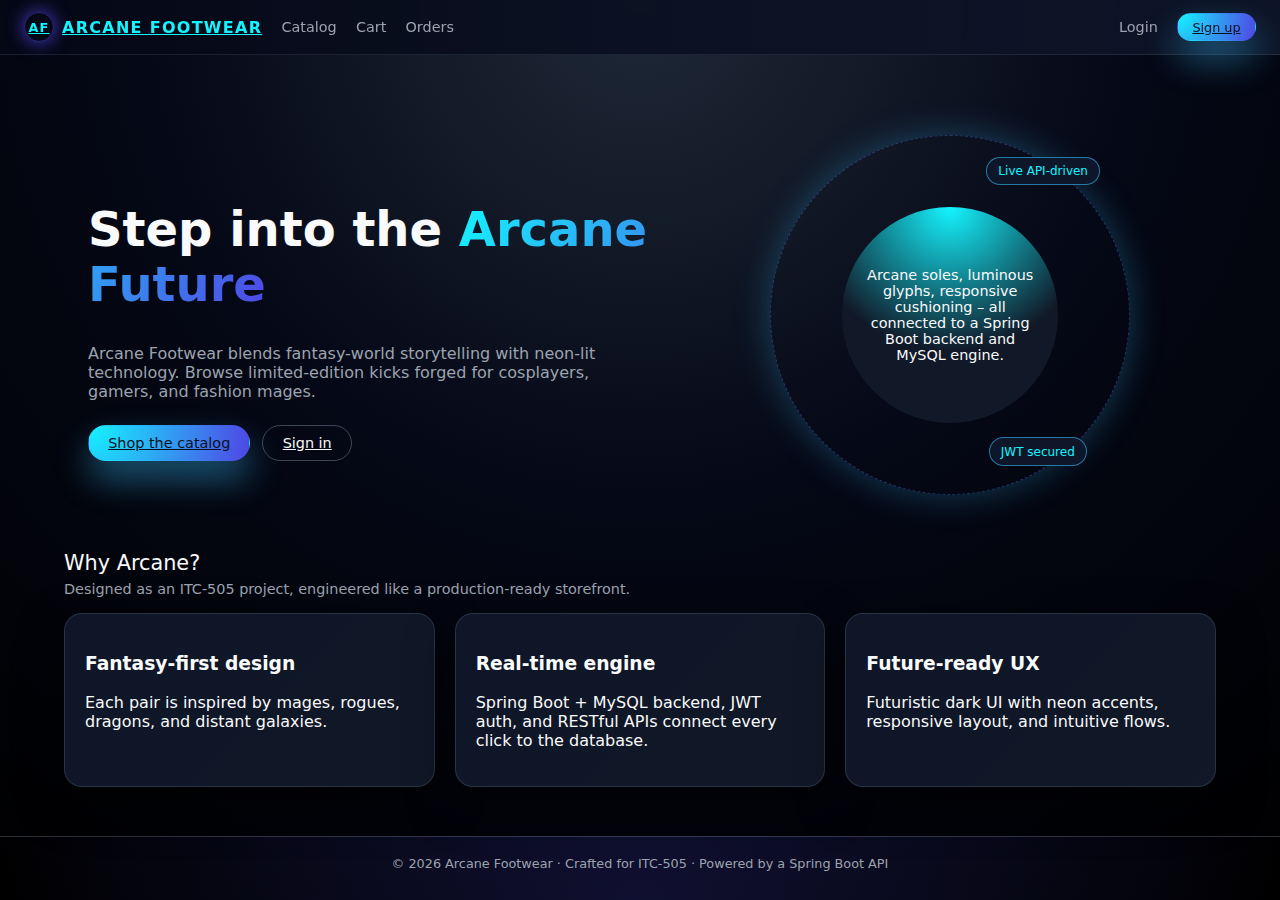
<file: ArcaneFrontend/index.html>
<!DOCTYPE html>
<html lang="en">
<head>
  <meta charset="UTF-8">
  <title>Arcane Footwear · Futuristic Fantasy Sneakers</title>
  <link rel="stylesheet" href="css/styles.css">
</head>
<body>
  <header></header>

  <main class="main-container">
    <section class="hero">
      <div>
        <h1 class="hero-title">
          Step into the <span class="accent">Arcane Future</span>
        </h1>
        <p class="hero-subtitle">
          Arcane Footwear blends fantasy-world storytelling with neon-lit technology.
          Browse limited-edition kicks forged for cosplayers, gamers, and fashion mages.
        </p>
        <div class="hero-cta">
          <a href="products.html" class="btn btn-primary">Shop the catalog</a>
          <a href="login.html" class="btn btn-ghost">Sign in</a>
        </div>
      </div>

      <div class="hero-orbit">
        <div class="orbit-ring"></div>
        <div class="orbit-core">
          Arcane soles, luminous glyphs, responsive cushioning – all connected to a
          Spring Boot backend and MySQL engine.
        </div>
        <div class="orbit-tag" style="top: 6%; left: 60%;">Live API-driven</div>
        <div class="orbit-tag" style="bottom: 8%; right: 12%;">JWT secured</div>
      </div>
    </section>

    <section class="mt-6">
      <div class="section-title">Why Arcane?</div>
      <div class="section-subtitle">
        Designed as an ITC-505 project, engineered like a production-ready storefront.
      </div>
      <div class="grid grid-3 mt-4">
        <div class="card">
          <h3>Fantasy-first design</h3>
          <p class="mt-2">Each pair is inspired by mages, rogues, dragons, and distant galaxies.</p>
        </div>
        <div class="card">
          <h3>Real-time engine</h3>
          <p class="mt-2">Spring Boot + MySQL backend, JWT auth, and RESTful APIs connect every click to the database.</p>
        </div>
        <div class="card">
          <h3>Future-ready UX</h3>
          <p class="mt-2">Futuristic dark UI with neon accents, responsive layout, and intuitive flows.</p>
        </div>
      </div>
    </section>
  </main>

  <footer></footer>

  <script type="module" src="js/ui.js"></script>
  <script type="module">
    import { renderLayout } from "./js/ui.js";
    document.addEventListener("DOMContentLoaded", renderLayout);
  </script>
</body>
</html>
</file>
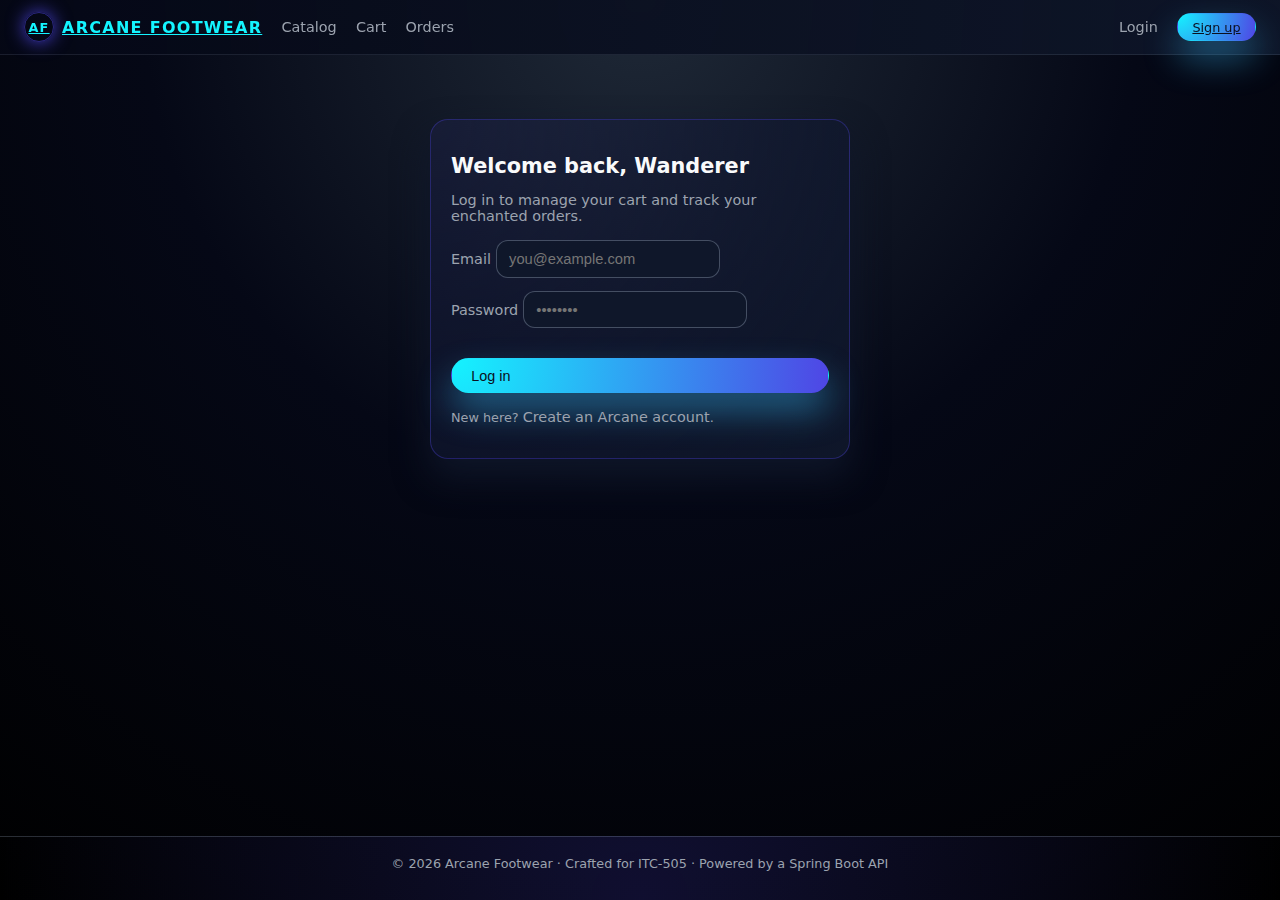
<file: ArcaneFrontend/cart.html>
<!DOCTYPE html>
<html lang="en">
<head>
  <meta charset="UTF-8">
  <title>Cart · Arcane Footwear</title>
  <link rel="stylesheet" href="css/styles.css">
</head>
<body>
  <header></header>

  <main class="main-container">
    <section id="cartContainer" class="mt-4"></section>
  </main>

  <footer></footer>

  <script type="module" src="js/ui.js"></script>
  <script type="module" src="js/cart.js"></script>
</body>
</html>
</file>
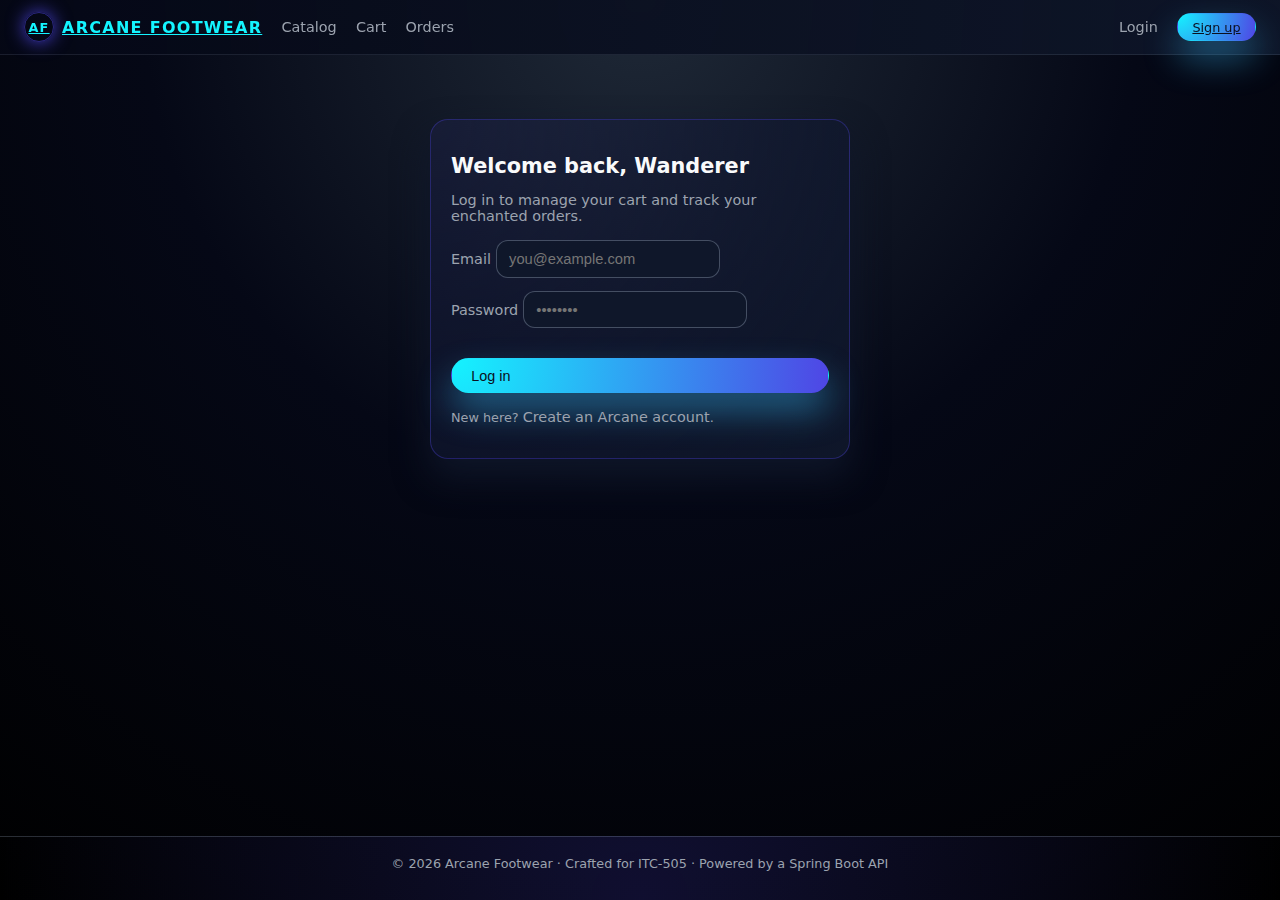
<file: ArcaneFrontend/checkout.html>
<!DOCTYPE html>
<html lang="en">
<head>
  <meta charset="UTF-8">
  <title>Checkout · Arcane Footwear</title>
  <link rel="stylesheet" href="css/styles.css">
</head>
<body>
  <header></header>

  <main class="main-container">
    <section id="checkoutSummary" class="mt-4"></section>
  </main>

  <footer></footer>

  <script type="module" src="js/ui.js"></script>
  <script type="module" src="js/cart.js"></script>
</body>
</html>
</file>
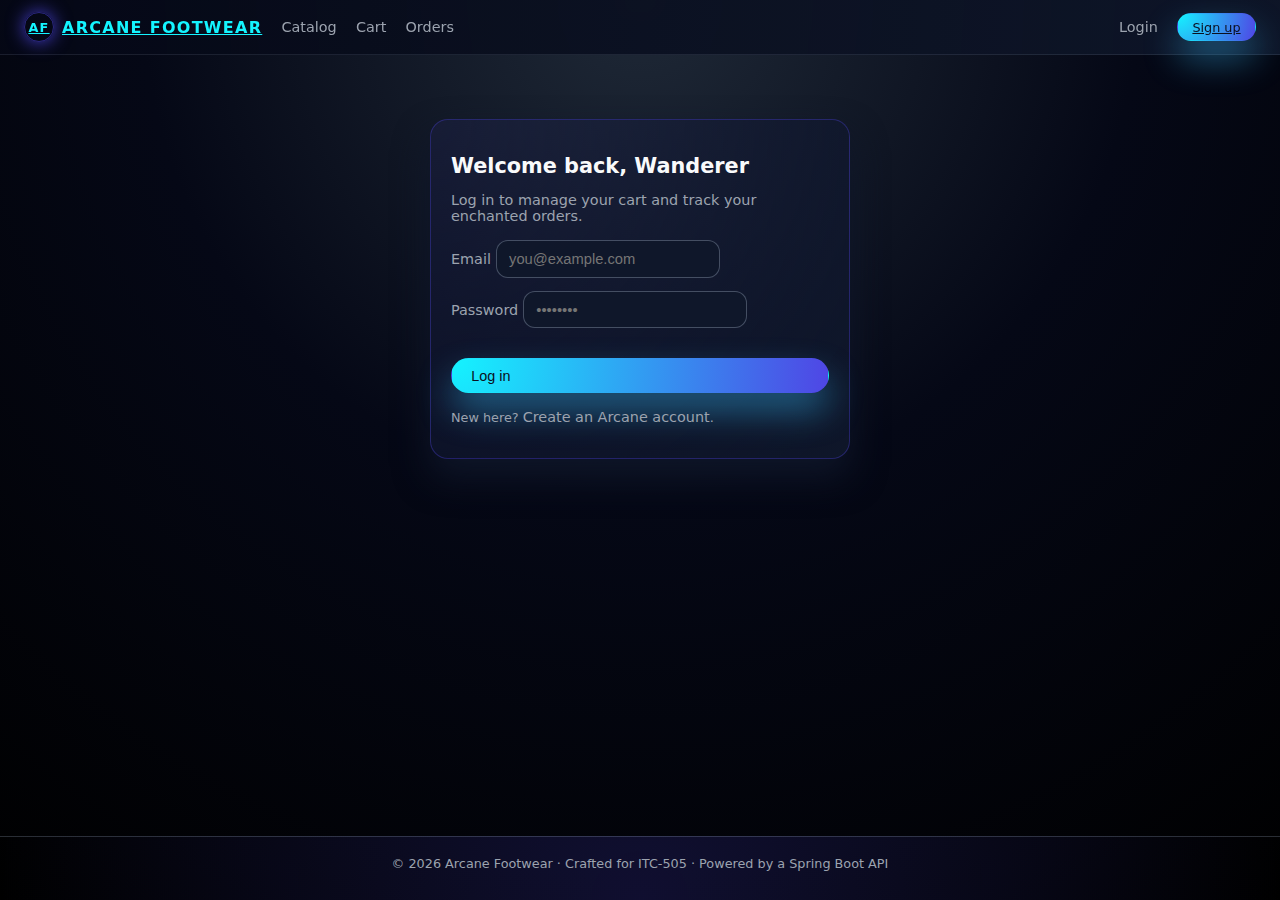
<file: ArcaneFrontend/login.html>
<!DOCTYPE html>
<html lang="en">
<head>
  <meta charset="UTF-8">
  <title>Login · Arcane Footwear</title>
  <link rel="stylesheet" href="css/styles.css">
</head>
<body>
  <header></header>

  <main class="main-container">
    <div class="card card-soft" style="max-width: 420px; margin: 2.5rem auto;">
      <h1 class="section-title">Welcome back, Wanderer</h1>
      <p class="section-subtitle">Log in to manage your cart and track your enchanted orders.</p>

      <form id="loginForm">
        <div>
          <label for="email">Email</label>
          <input id="email" name="email" type="email" required placeholder="you@example.com">
        </div>
        <div>
          <label for="password">Password</label>
          <input id="password" name="password" type="password" required placeholder="••••••••">
        </div>
        <button type="submit" class="btn btn-primary mt-4">Log in</button>
      </form>

      <p id="loginMsg" class="msg mt-2"></p>

      <p class="mt-4 helper-text">
        New here? <a href="register.html" class="nav-link">Create an Arcane account</a>.
      </p>
    </div>
  </main>

  <footer></footer>

  <script type="module" src="js/ui.js"></script>
  <script type="module" src="js/auth.js"></script>
</body>
</html>
</file>
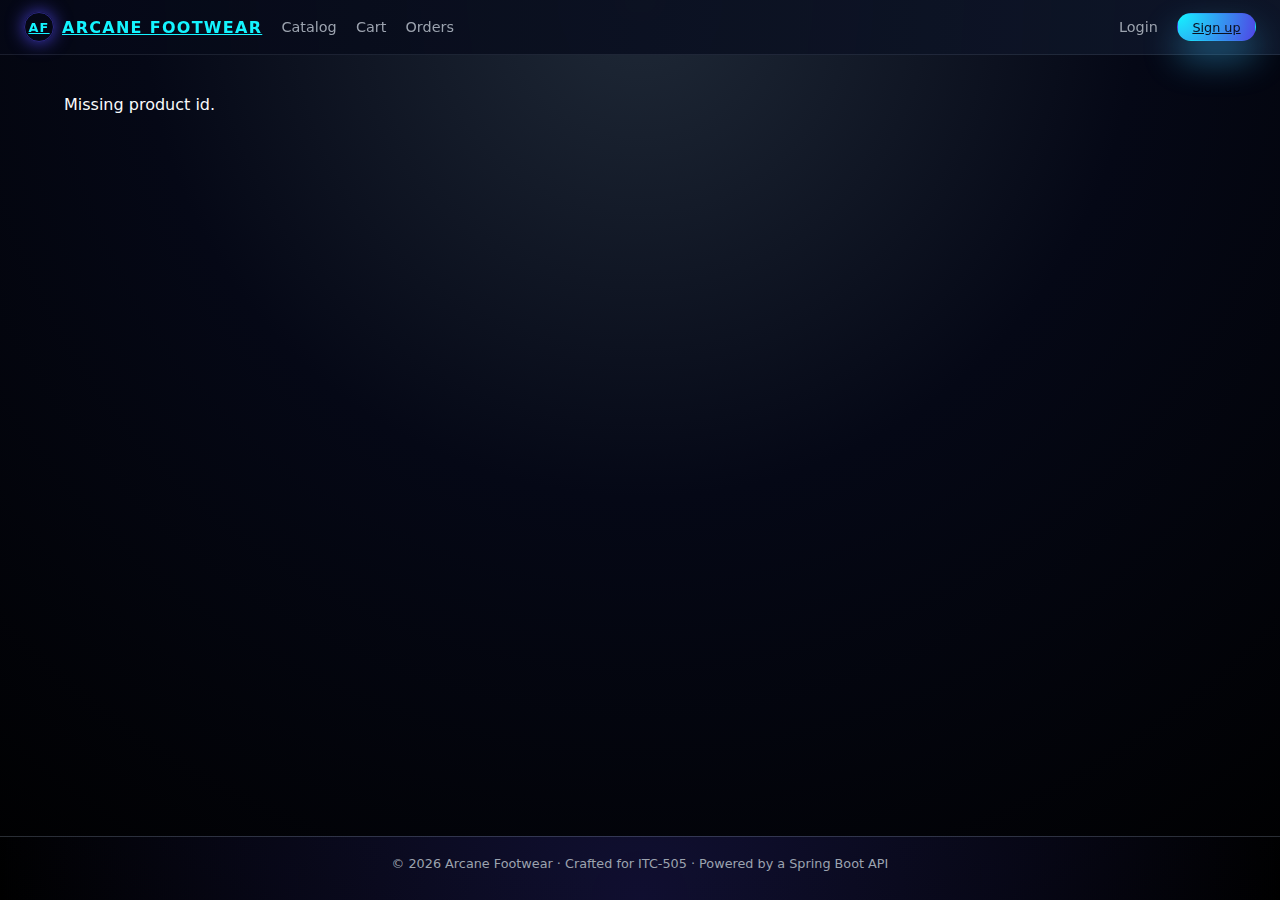
<file: ArcaneFrontend/product-details.html>
<!DOCTYPE html>
<html lang="en">
<head>
  <meta charset="UTF-8">
  <title>Product · Arcane Footwear</title>
  <link rel="stylesheet" href="css/styles.css">
</head>
<body>
  <header></header>

  <main class="main-container">
    <section id="productDetail" class="mt-4"></section>
  </main>

  <footer></footer>

  <script type="module" src="js/ui.js"></script>
  <script type="module" src="js/products.js"></script>
</body>
</html>
</file>
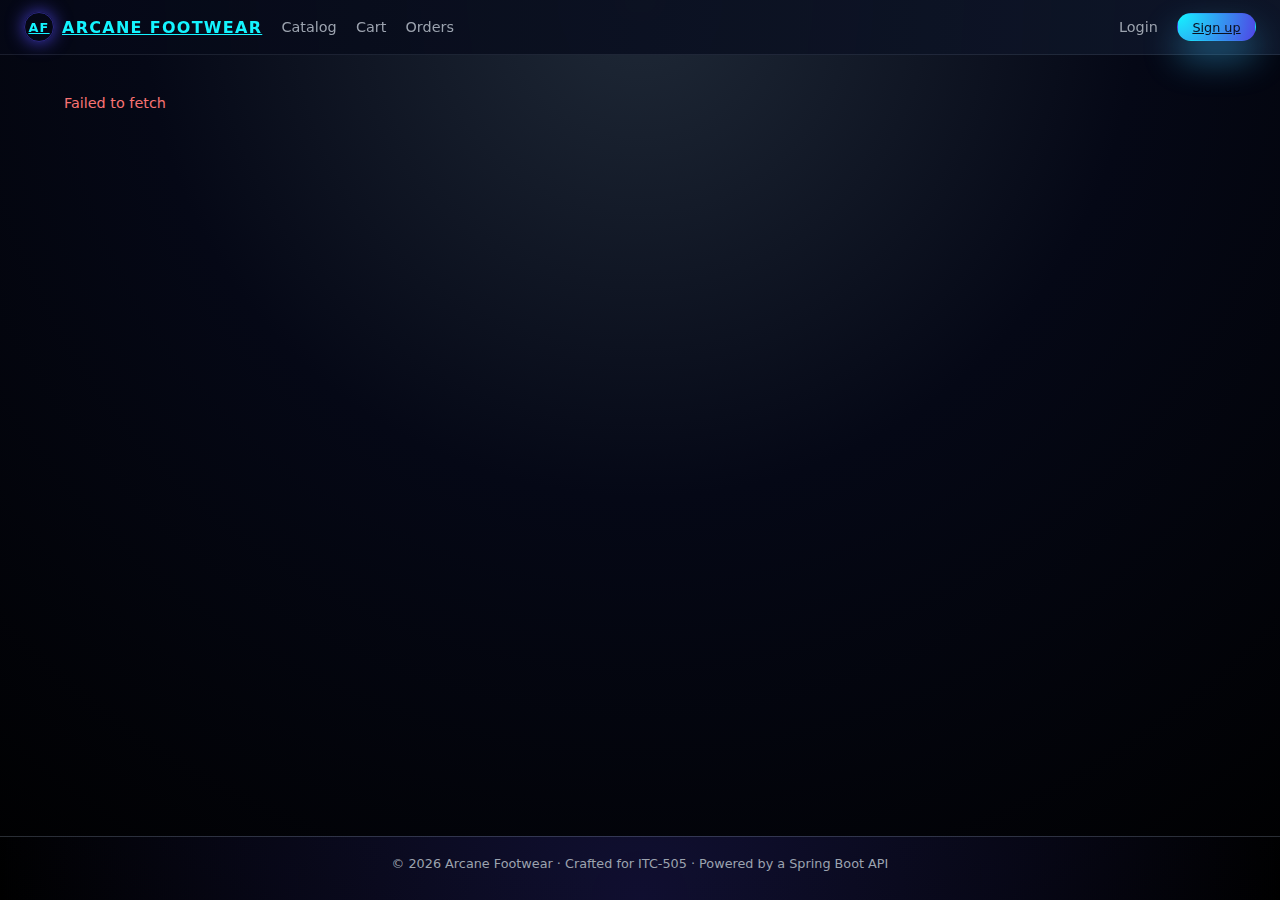
<file: ArcaneFrontend/products.html>
<!DOCTYPE html>
<html lang="en">
<head>
  <meta charset="UTF-8">
  <title>Catalog · Arcane Footwear</title>
  <link rel="stylesheet" href="css/styles.css">
</head>
<body>
  <header></header>

  <main class="main-container">
    <section id="productList" class="mt-4"></section>
  </main>

  <footer></footer>

  <script type="module" src="js/ui.js"></script>
  <script type="module" src="js/products.js"></script>
</body>
</html>
</file>
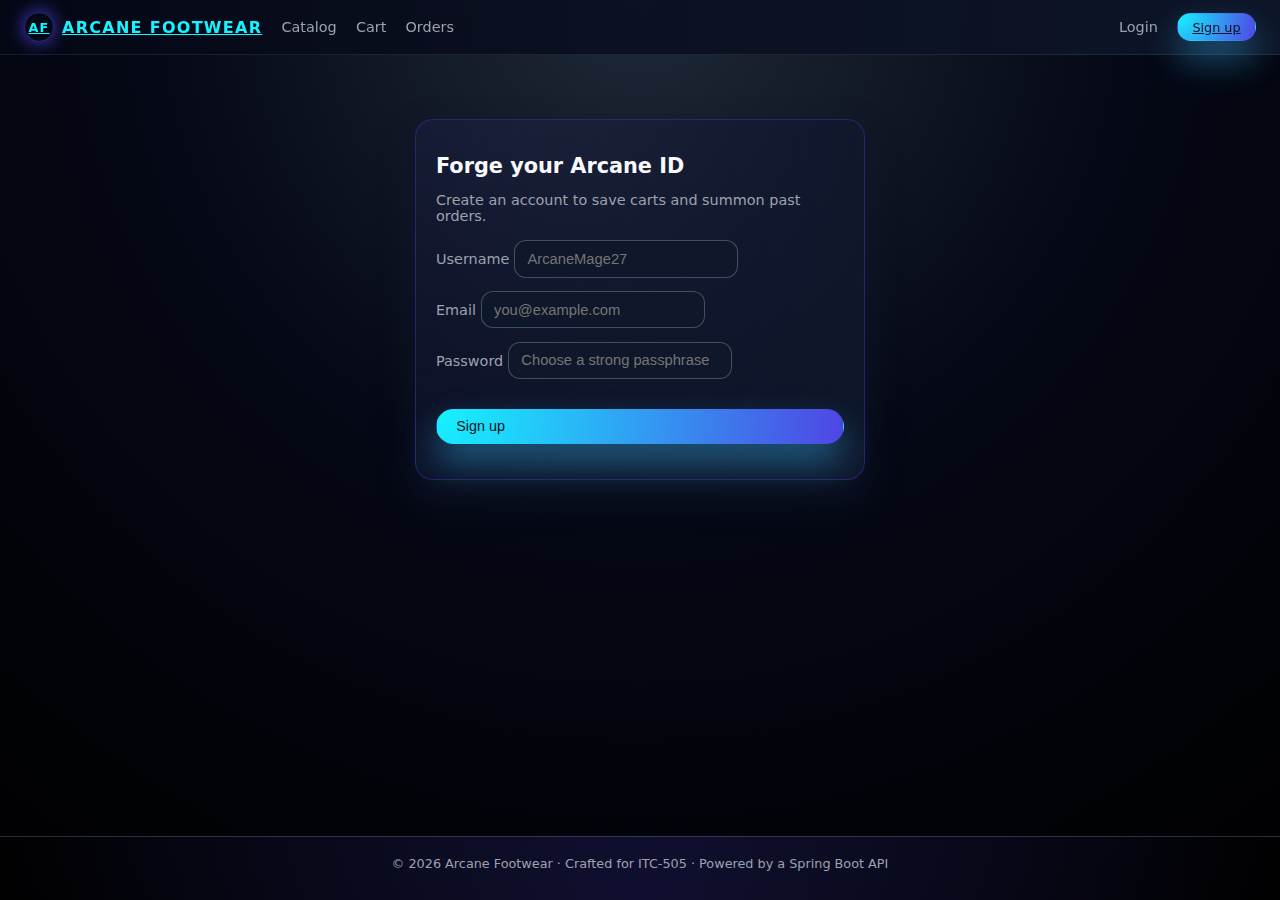
<file: ArcaneFrontend/register.html>
<!DOCTYPE html>
<html lang="en">
<head>
  <meta charset="UTF-8">
  <title>Register · Arcane Footwear</title>
  <link rel="stylesheet" href="css/styles.css">
</head>
<body>
  <header></header>

  <main class="main-container">
    <div class="card card-soft" style="max-width: 450px; margin: 2.5rem auto;">
      <h1 class="section-title">Forge your Arcane ID</h1>
      <p class="section-subtitle">Create an account to save carts and summon past orders.</p>

      <form id="registerForm">
        <div>
          <label for="username">Username</label>
          <input id="username" name="username" required placeholder="ArcaneMage27">
        </div>
        <div>
          <label for="email">Email</label>
          <input id="email" name="email" type="email" required placeholder="you@example.com">
        </div>
        <div>
          <label for="password">Password</label>
          <input id="password" name="password" type="password" required placeholder="Choose a strong passphrase">
        </div>
        <button type="submit" class="btn btn-primary mt-4">Sign up</button>
      </form>

      <p id="registerMsg" class="msg mt-2"></p>
    </div>
  </main>

  <footer></footer>

  <script type="module" src="js/ui.js"></script>
  <script type="module" src="js/auth.js"></script>
</body>
</html>
</file>
<file: ArcaneFrontend/css/styles.css>
/* Futuristic dark + neon theme for Arcane Footwear */

:root {
  --bg-main: #050816;
  --bg-card: #0b1020;
  --accent: #4f46e5;
  --accent-soft: rgba(79, 70, 229, 0.3);
  --accent-2: #14f4ff;
  --text-main: #f9fafb;
  --text-muted: #9ca3af;
  --danger: #f97373;
  --success: #22c55e;
  --radius-lg: 18px;
  --shadow-soft: 0 18px 45px rgba(0, 0, 0, 0.55);
}

*,
*::before,
*::after {
  box-sizing: border-box;
}

html, body {
  margin: 0;
  padding: 0;
  font-family: system-ui, -apple-system, BlinkMacSystemFont, "SF Pro Text",
               "Segoe UI", sans-serif;
  background: radial-gradient(circle at top, #1f2937 0, #050816 45%, #000 100%);
  color: var(--text-main);
  min-height: 100vh;
}

/* Layout */

body {
  display: flex;
  flex-direction: column;
}

.main-container {
  width: min(1200px, 100%);
  margin: 0 auto;
  padding: 1.5rem;
}

/* Glassy top nav */

nav.navbar {
  position: sticky;
  top: 0;
  z-index: 50;
  backdrop-filter: blur(16px);
  background: linear-gradient(
    to right,
    rgba(5, 8, 22, 0.9),
    rgba(15, 23, 42, 0.9)
  );
  border-bottom: 1px solid rgba(148, 163, 184, 0.15);
  padding: 0.75rem 1.5rem;
  display: flex;
  align-items: center;
  justify-content: space-between;
}

.nav-left,
.nav-right {
  display: flex;
  align-items: center;
  gap: 1.2rem;
}

.brand {
  display: flex;
  align-items: center;
  gap: 0.5rem;
  font-weight: 700;
  letter-spacing: 0.08em;
  text-transform: uppercase;
  color: var(--accent-2);
}

.brand-logo {
  width: 30px;
  height: 30px;
  border-radius: 999px;
  border: 1px solid rgba(79, 70, 229, 0.5);
  box-shadow: 0 0 18px rgba(79, 70, 229, 0.9);
  display: flex;
  align-items: center;
  justify-content: center;
  font-size: 0.8rem;
}

/* Nav links */

.nav-link {
  color: var(--text-muted);
  text-decoration: none;
  font-size: 0.9rem;
  position: relative;
  transition: color 0.2s ease;
}

.nav-link:hover {
  color: var(--accent-2);
}

.nav-link::after {
  content: "";
  position: absolute;
  left: 0;
  bottom: -0.25rem;
  width: 0%;
  height: 2px;
  background: linear-gradient(90deg, var(--accent), var(--accent-2));
  transition: width 0.2s ease;
}

.nav-link:hover::after {
  width: 100%;
}

/* Buttons */

.btn {
  border-radius: 999px;
  border: 1px solid transparent;
  padding: 0.55rem 1.2rem;
  font-size: 0.9rem;
  font-weight: 500;
  cursor: pointer;
  transition: transform 0.15s ease, box-shadow 0.15s ease,
              background 0.15s ease, border-color 0.15s ease;
  display: inline-flex;
  align-items: center;
  gap: 0.3rem;
}

.btn-primary {
  background: radial-gradient(circle at top left, var(--accent-2), var(--accent));
  color: #0b1020;
  box-shadow: 0 18px 35px rgba(56, 189, 248, 0.45);
}

.btn-primary:hover {
  transform: translateY(-1px);
  box-shadow: 0 24px 45px rgba(56, 189, 248, 0.65);
}

.btn-ghost {
  background: transparent;
  color: var(--text-main);
  border-color: rgba(148, 163, 184, 0.4);
}

.btn-ghost:hover {
  border-color: var(--accent-2);
  box-shadow: 0 0 16px rgba(56, 189, 248, 0.35);
}

.btn-sm {
  padding: 0.35rem 0.9rem;
  font-size: 0.8rem;
}

/* Cards & panels */

.card {
  border-radius: var(--radius-lg);
  background: linear-gradient(
    135deg,
    rgba(15, 23, 42, 0.95),
    rgba(17, 24, 39, 0.98)
  );
  border: 1px solid rgba(148, 163, 184, 0.2);
  box-shadow: var(--shadow-soft);
  padding: 1.25rem;
}

.card-soft {
  border-radius: var(--radius-lg);
  background: radial-gradient(circle at top left, rgba(79, 70, 229, 0.08), rgba(15, 23, 42, 0.98));
  border: 1px solid rgba(79, 70, 229, 0.35);
  box-shadow: 0 18px 35px rgba(15, 23, 42, 0.9);
}

/* Hero */

.hero {
  padding: 3.5rem 1.5rem 2rem;
  display: grid;
  grid-template-columns: minmax(0, 3fr) minmax(0, 2.5fr);
  gap: 2.5rem;
  align-items: center;
}

.hero-title {
  font-size: clamp(2.4rem, 4vw, 3rem);
  line-height: 1.15;
}

.hero-title span.accent {
  background: linear-gradient(120deg, var(--accent-2), var(--accent));
  -webkit-background-clip: text;
  color: transparent;
}

.hero-subtitle {
  margin-top: 0.75rem;
  color: var(--text-muted);
  max-width: 32rem;
}

.hero-cta {
  margin-top: 1.5rem;
  display: flex;
  gap: 0.75rem;
  flex-wrap: wrap;
}

.hero-orbit {
  position: relative;
  width: min(360px, 100%);
  aspect-ratio: 1;
  margin-inline: auto;
}

.orbit-ring {
  position: absolute;
  inset: 0;
  border-radius: 999px;
  border: 1px dashed rgba(76, 106, 203, 0.45);
  box-shadow: 0 0 35px rgba(56, 189, 248, 0.3);
}

.orbit-core {
  position: absolute;
  inset: 20%;
  border-radius: 999px;
  background: radial-gradient(circle at top, var(--accent-2), #111827 60%);
  display: flex;
  align-items: center;
  justify-content: center;
  text-align: center;
  padding: 1rem;
  font-size: 0.9rem;
}

.orbit-tag {
  position: absolute;
  padding: 0.4rem 0.7rem;
  border-radius: 999px;
  background: rgba(15, 23, 42, 0.95);
  border: 1px solid rgba(56, 189, 248, 0.6);
  font-size: 0.75rem;
  color: var(--accent-2);
}

/* Product grid */

.grid {
  display: grid;
  gap: 1.25rem;
}

.grid-3 {
  grid-template-columns: repeat(auto-fit, minmax(210px, 1fr));
}

/* Product card */

.product-card img {
  width: 100%;
  border-radius: 14px;
  object-fit: cover;
  margin-bottom: 0.8rem;
}

.product-name {
  font-weight: 600;
  margin-bottom: 0.35rem;
}

.product-price {
  color: var(--accent-2);
  font-weight: 500;
  margin-bottom: 0.5rem;
}

.badge {
  display: inline-flex;
  align-items: center;
  gap: 0.25rem;
  font-size: 0.72rem;
  padding: 0.2rem 0.6rem;
  border-radius: 999px;
  border: 1px solid rgba(148, 163, 184, 0.5);
  color: var(--text-muted);
}

/* Forms */

form {
  display: flex;
  flex-direction: column;
  gap: 0.85rem;
}

label {
  font-size: 0.9rem;
  color: var(--text-muted);
}

input,
select,
textarea {
  border-radius: 12px;
  border: 1px solid rgba(148, 163, 184, 0.4);
  padding: 0.6rem 0.75rem;
  background: rgba(15, 23, 42, 0.9);
  color: var(--text-main);
  outline: none;
  font-size: 0.92rem;
}

input:focus,
select:focus,
textarea:focus {
  border-color: var(--accent-2);
  box-shadow: 0 0 0 1px rgba(56, 189, 248, 0.6);
}

.helper-text {
  font-size: 0.8rem;
  color: var(--text-muted);
}

/* Tables */

.table {
  width: 100%;
  border-collapse: collapse;
  font-size: 0.9rem;
}

.table th,
.table td {
  padding: 0.6rem 0.75rem;
  border-bottom: 1px solid rgba(55, 65, 81, 0.6);
}

.table th {
  text-align: left;
  color: var(--text-muted);
  font-weight: 500;
}

/* Messages */

.msg {
  margin-top: 0.75rem;
  font-size: 0.9rem;
}

.msg-error {
  color: var(--danger);
}

.msg-success {
  color: var(--success);
}

/* Footer */

footer.footer {
  margin-top: auto;
  padding: 1.2rem 1.5rem 1.8rem;
  font-size: 0.8rem;
  color: var(--text-muted);
  border-top: 1px solid rgba(148, 163, 184, 0.28);
  background: radial-gradient(circle at bottom, rgba(79, 70, 229, 0.18), transparent);
  text-align: center;
}

/* Utility */

.section-title {
  font-size: 1.3rem;
  margin-bottom: 0.4rem;
}

.section-subtitle {
  font-size: 0.9rem;
  color: var(--text-muted);
  margin-bottom: 1rem;
}

.mt-2 { margin-top: 0.5rem; }
.mt-4 { margin-top: 1rem; }
.mt-6 { margin-top: 1.5rem; }

.text-center { text-align: center; }

/* Responsive tweaks */

@media (max-width: 800px) {
  .hero {
    grid-template-columns: 1fr;
    padding-top: 2.2rem;
  }

  .nav-left {
    gap: 0.7rem;
  }

  .nav-right {
    gap: 0.5rem;
  }

  .main-container {
    padding-inline: 1rem;
  }
}
</file>
